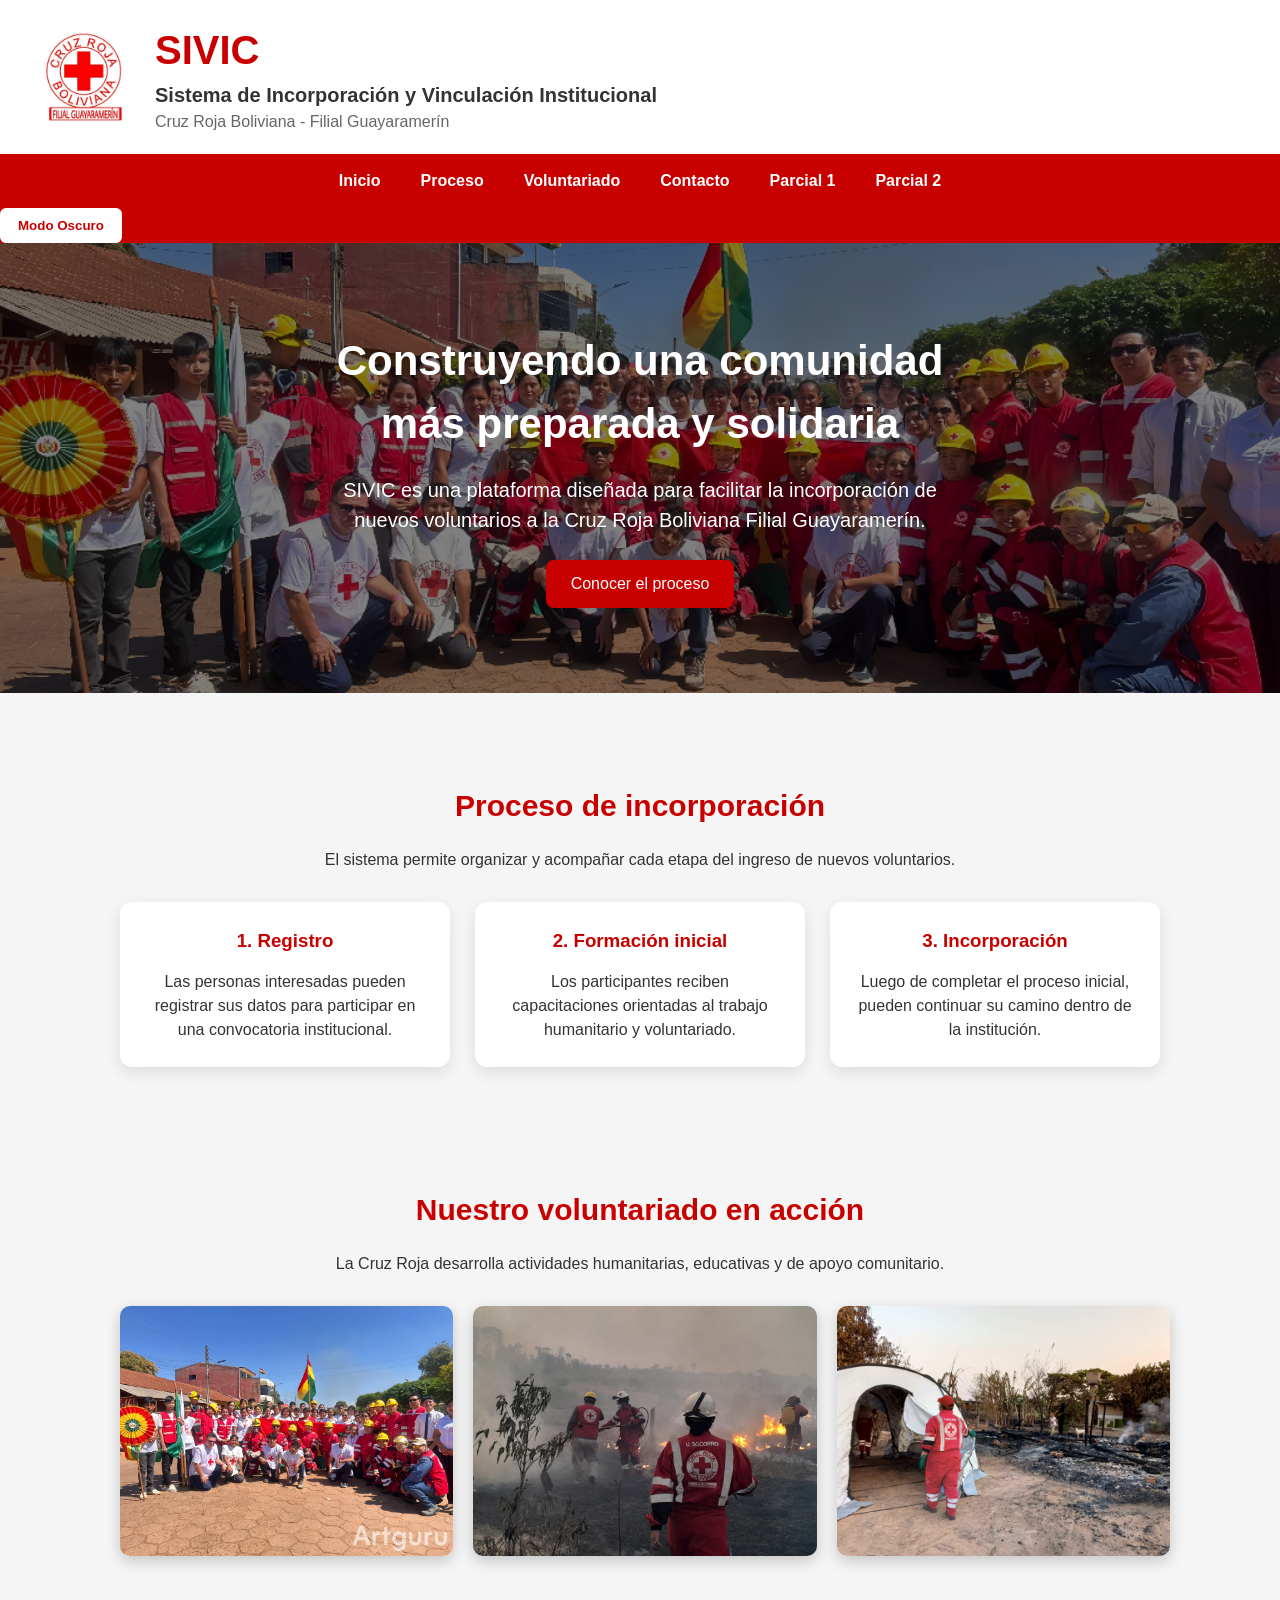
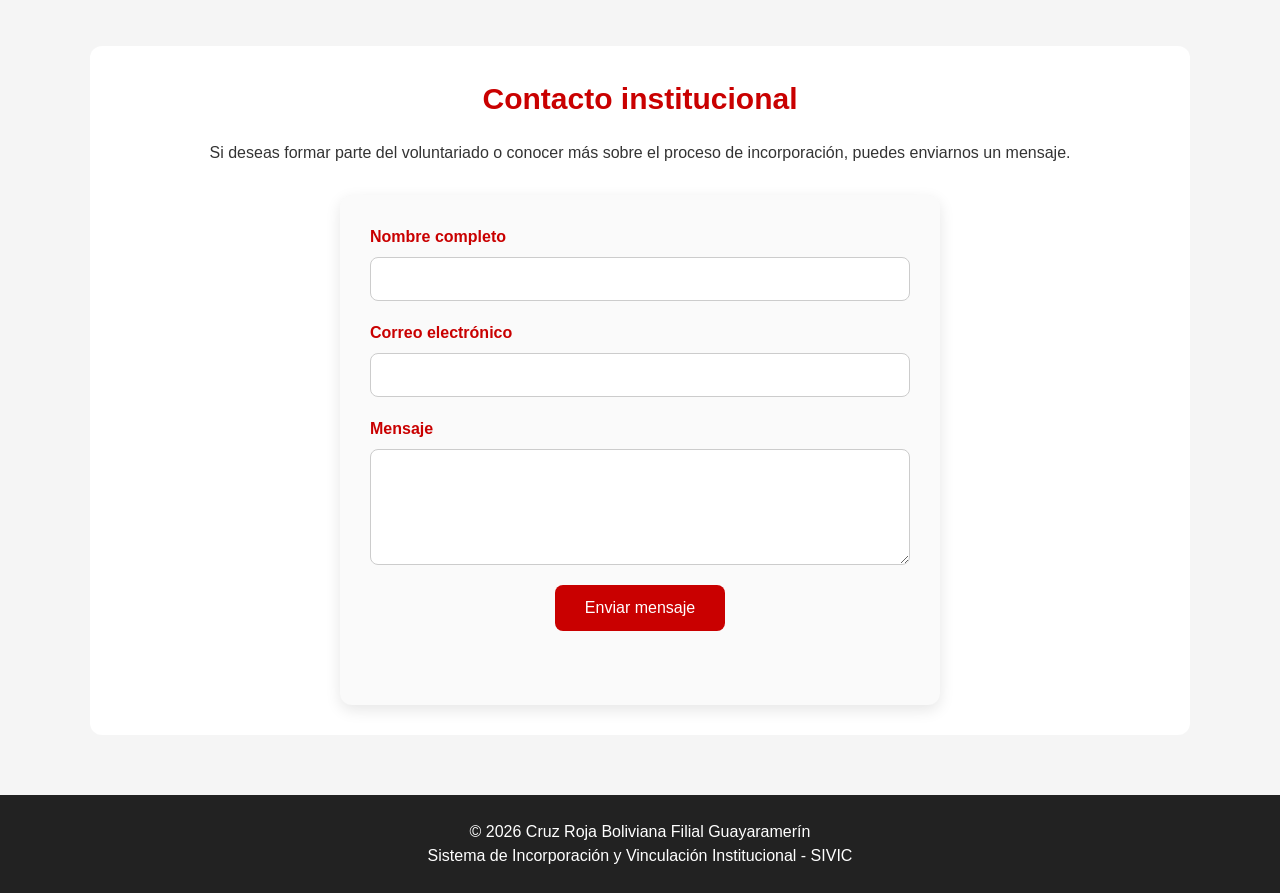
<file: index.html>
<!DOCTYPE html>
<html lang="es">
<head>
    <meta charset="UTF-8">
    <title>SIVIC - Sistema de Incorporación y Vinculación Institucional</title>
    <link rel="stylesheet" href="css/styles.css">
    <meta name="viewport" content="width=device-width, initial-scale=1.0">
</head>
<body>
<header class="header">
    <div class="header-container">
        <img src="assets/images/logo-cruz-roja.png" alt="Logo Cruz Roja Boliviana" class="logo">
        <div>
            <h1> SIVIC </h1>
            <p> Sistema de Incorporación y Vinculación Institucional </p>
            <span> Cruz Roja Boliviana - Filial Guayaramerín </span>
        </div>
    </div>
</header>
<nav class="navbar">
    <ul>
        <li> <a href="#inicio"> Inicio </a> </li>
        <li> <a href="#proceso"> Proceso </a> </li>
        <li> <a href="#voluntariado"> Voluntariado </a> </li>
        <li> <a href="#contacto"> Contacto </a> </li>
        <li> <a href="PARCIAL1/index.html"> Parcial 1 </a> </li>
        <li> <a href="PARCIAL2/index.html"> Parcial 2 </a> </li>
    </ul>
    <button id="btn-tema"> Modo Oscuro </button>
</nav>
<main>
<section class="hero" id="inicio">
    <div class="hero-content">
        <h2> Construyendo una comunidad más preparada y solidaria </h2>
        <p> SIVIC es una plataforma diseñada para facilitar la incorporación de nuevos voluntarios a la Cruz Roja Boliviana Filial Guayaramerín. </p>
        <a href="#proceso" class="btn"> Conocer el proceso </a>
    </div>
</section>
<section id="proceso" class="section">
    <h2> Proceso de incorporación </h2>
    <p> El sistema permite organizar y acompañar cada etapa del ingreso de nuevos voluntarios. </p>
    <div class="cards">
        <article class="card">
            <h3> 1. Registro </h3>
            <p> Las personas interesadas pueden registrar sus datos para participar en una convocatoria institucional. </p>
        </article>
        <article class="card">
            <h3> 2. Formación inicial </h3>
            <p> Los participantes reciben capacitaciones orientadas al trabajo humanitario y voluntariado. </p>
        </article>
        <article class="card">
            <h3> 3. Incorporación </h3>
            <p> Luego de completar el proceso inicial, pueden continuar su camino dentro de la institución. </p>
        </article>
    </div>
</section>
<section id="voluntariado" class="section">
    <h2> Nuestro voluntariado en acción </h2>
    <p> La Cruz Roja desarrolla actividades humanitarias, educativas y de apoyo comunitario. </p>
    <div class="gallery">
        <img src="assets/images/voluntarios1.png" alt="Voluntarios realizando actividades humanitarias" >
        <img src="assets/images/voluntarios2.jpg" alt="Equipo de voluntarios Cruz Roja" >
        <img src="assets/images/voluntarios3.jpg" alt="Voluntarios participando en actividades" >
    </div>
</section>
<section id="contacto" class="section contact">
    <h2> Contacto institucional </h2>
    <p> Si deseas formar parte del voluntariado o conocer más sobre el proceso de incorporación, puedes enviarnos un mensaje. </p>
    <form class="contact-form" novalidate>
        <div class="form-group">
            <label for="nombre"> Nombre completo </label>
            <input type="text" id="nombre" name="nombre" required>
        </div>
        <div class="form-group">
            <label for="correo"> Correo electrónico </label>
            <input type="email" id="correo" name="correo" required >
        </div> <div class="form-group">
            <label for="mensaje"> Mensaje </label>
            <textarea id="mensaje" name="mensaje" rows="5" required> </textarea>
        </div>
        <button type="submit"> Enviar mensaje </button>
        <p id="mensaje-formulario"></p>
    </form>
</section>
</main>
<footer>
    <p> © 2026 Cruz Roja Boliviana Filial Guayaramerín </p>
    <p> Sistema de Incorporación y Vinculación Institucional - SIVIC </p>
</footer>
    <script src="script.js"></script>
</body>
</html>
</file>
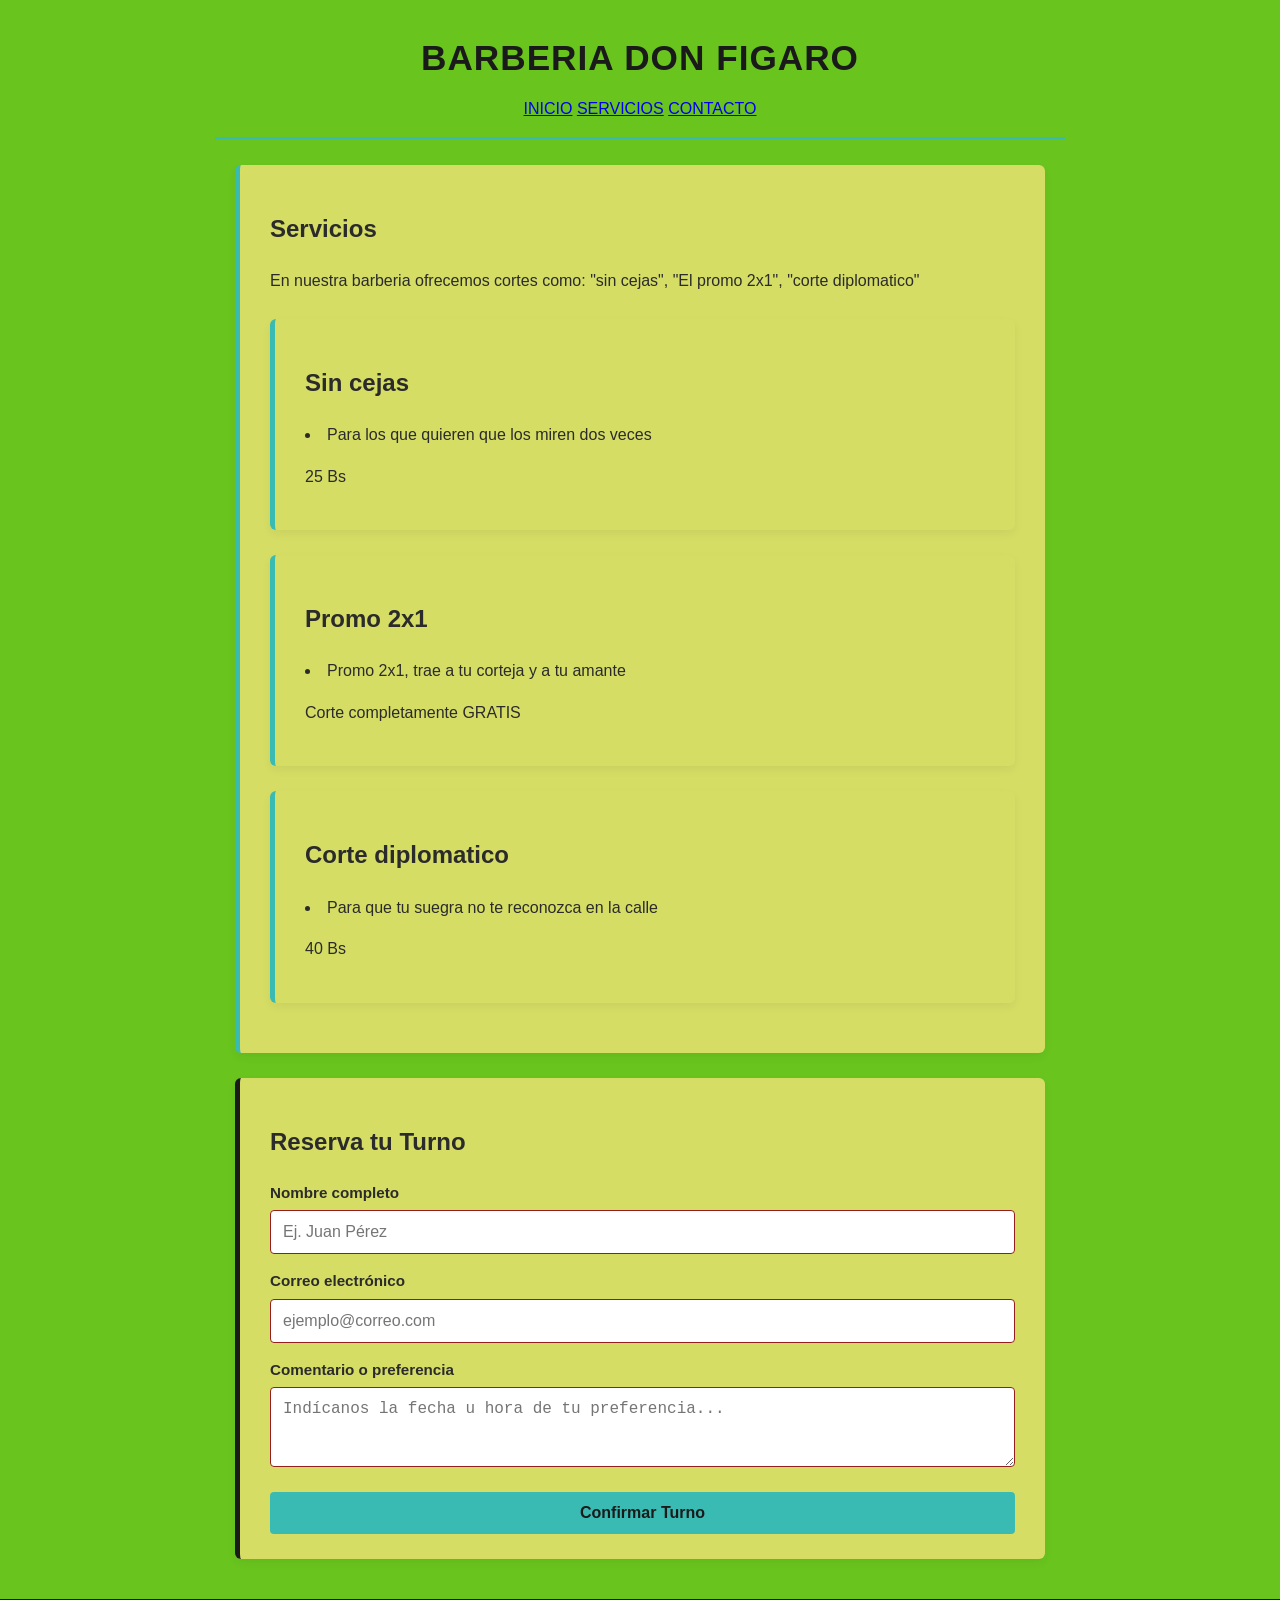
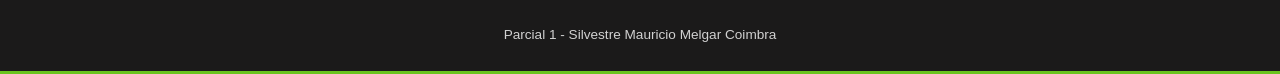
<file: PARCIAL1/index.html>
<!DOCTYPE html>
<html lang="es">
<head>
    <meta charset="UTF-8">
    <meta name="viewport" content="width=device-width, initial-scale=1.0">
    <title>Barberia Don Figaro</title>
    <link rel="stylesheet" href="styles.css">
</head>
<body>
    <header id="inicio" class="contenedor header-barberia">
        <h1>Barberia Don Figaro</h1>

        <nav class="menu">
            <a href="#inicio">INICIO</a>
            <a href="#servicios">SERVICIOS</a>
            <a href="#contacto">CONTACTO</a>
        </nav>
    </header>
    <main class="contenedor">
        <section id="servicios" class="tarjeta seccion-servicios">
            <h2>Servicios</h2>
            <p> En nuestra barberia ofrecemos cortes como: "sin cejas", "El promo 2x1", "corte diplomatico"</p>
            <section id="servicios" class="tarjeta seccion-servicios">
            <h2>Sin cejas</h2>
                <li><span>Para los que quieren que los miren dos veces</span> 
                <p>25 Bs</p>
        </section>
        <section id="servicios" class="tarjeta seccion-servicios">
            <h2>Promo 2x1</h2>
                <li><span>Promo 2x1, trae a tu corteja y a tu amante</span> 
                <p>Corte completamente GRATIS</p>
        </section>
        <section id="servicios" class="tarjeta seccion-servicios">
            <h2>Corte diplomatico</h2>
                <li><span>Para que tu suegra no te reconozca en la calle</span> 
                <p>40 Bs</p>
                
        </section>
        </section>
        <section id="contacto" class="tarjeta seccion-reserva">
            <h2>Reserva tu Turno</h2>
            <form id="form-reserva" action="#" method="POST">
                <div class="campo-form">
                    <label for="nombre">Nombre completo</label>
                    <input
                        type="text"
                        id="nombre"
                        name="nombre_cliente"
                        placeholder="Ej. Juan Pérez"
                        required
                    >
                </div>
                <div class="campo-form">
                    <label for="correo">Correo electrónico</label>
                    <input
                        type="email"
                        id="correo"
                        name="email_cliente"
                        placeholder="ejemplo@correo.com"
                        required
                    >
                </div>
                <div class="campo-form">
                    <label for="comentario">Comentario o preferencia</label>
                    <textarea 
                        id="comentario" 
                        name="comentario_cliente" 
                        rows="3" 
                        placeholder="Indícanos la fecha u hora de tu preferencia..."
                    ></textarea>
                </div>
                <button type="submit" id="btn-confirmar" class="btn-reserva">
                    Confirmar Turno
                </button>
            </form>
            <p id="mensaje" class="oculto mensaje-confirmacion"></p>
        </section>
    </main>
    <footer class="pie-pagina">
        <p>Parcial 1 - Silvestre Mauricio Melgar Coimbra</p>
    </footer>
    <script src="script.js"></script>
</body>
</html>
</file>
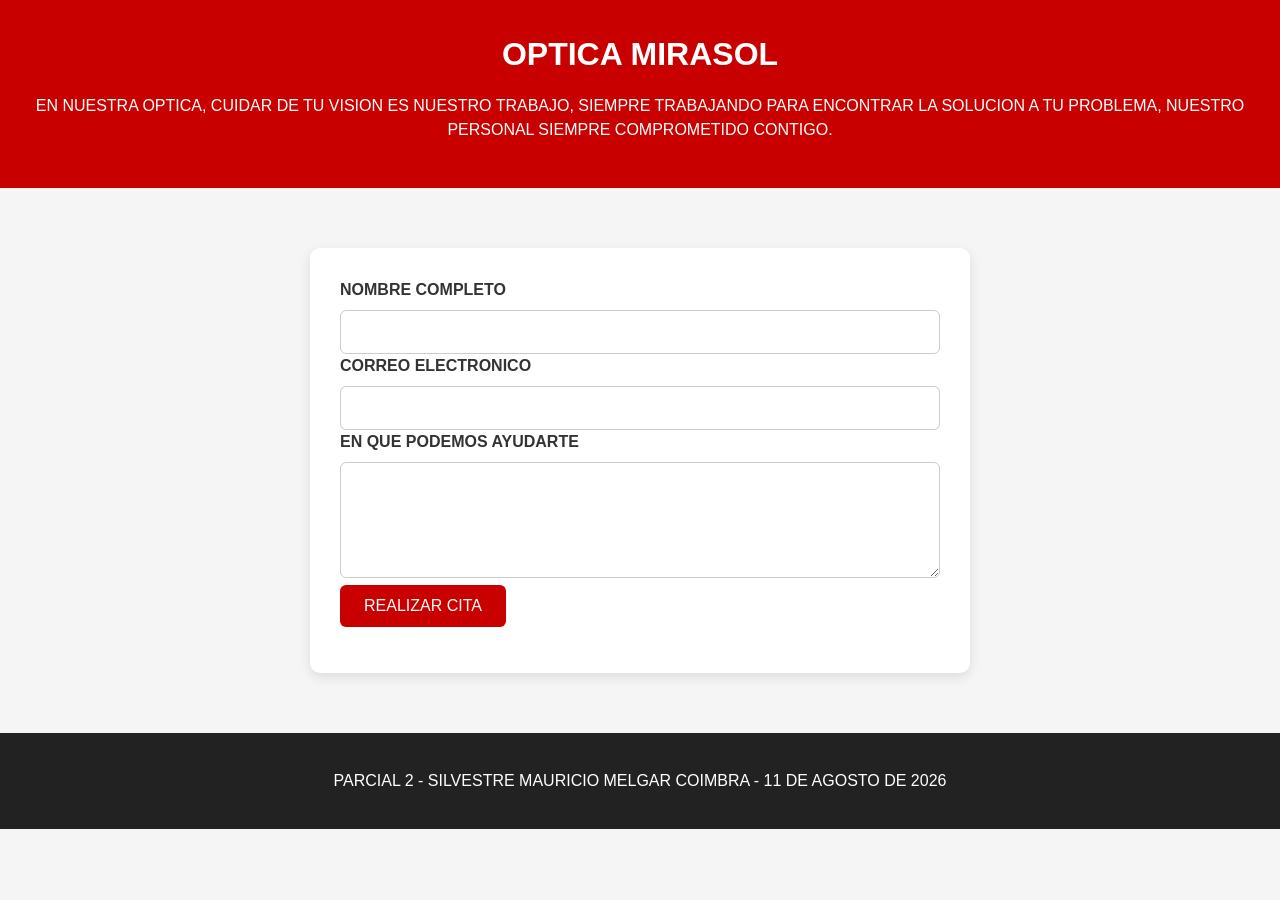
<file: PARCIAL2/index.html>
<!DOCTYPE html>
<html lang="es">
<head>
    <meta charset="UTF-8">
    <meta name="viewport" content="width=device-width, initial-scale=1.0">
    <title>OPTICA MIRASOL</title>
    <link rel="stylesheet" href="styles.css">
</head>
<body>
    <header>
        <h1>OPTICA MIRASOL</h1>
        <p> EN NUESTRA OPTICA, CUIDAR DE TU VISION ES NUESTRO TRABAJO, SIEMPRE TRABAJANDO PARA ENCONTRAR LA SOLUCION A TU PROBLEMA, NUESTRO PERSONAL SIEMPRE COMPROMETIDO CONTIGO.</p>
    </header>
    <main>
        <form id="form-cita" novalidate method="POST" action="procesar.php">
            <div>
                <label for="nombre">NOMBRE COMPLETO</label>
                <input type="text" id="NOMBRE" name="NOMBRE" required>
            </div>
            <div>
                <label for="CORREO">CORREO ELECTRONICO</label>
                <input type="EMAIL" id="CORREO" name="CORREO" required></div>
            <div>
                <label for="CONSULTA">EN QUE PODEMOS AYUDARTE</label>
                <textarea id="CONSULTA" name="CONSULTA" rows="5"></textarea>
            </div> <button type="submit">REALIZAR CITA</button>
            <p id="aviso-cita" class="AVISO"></p>
        </form>
    </main>
    <footer>
        <p>PARCIAL 2 - SILVESTRE MAURICIO MELGAR COIMBRA - 11 DE AGOSTO DE 2026</p>
    </footer>
    <script src="script.js"></script>
</body>
</html>
</file>
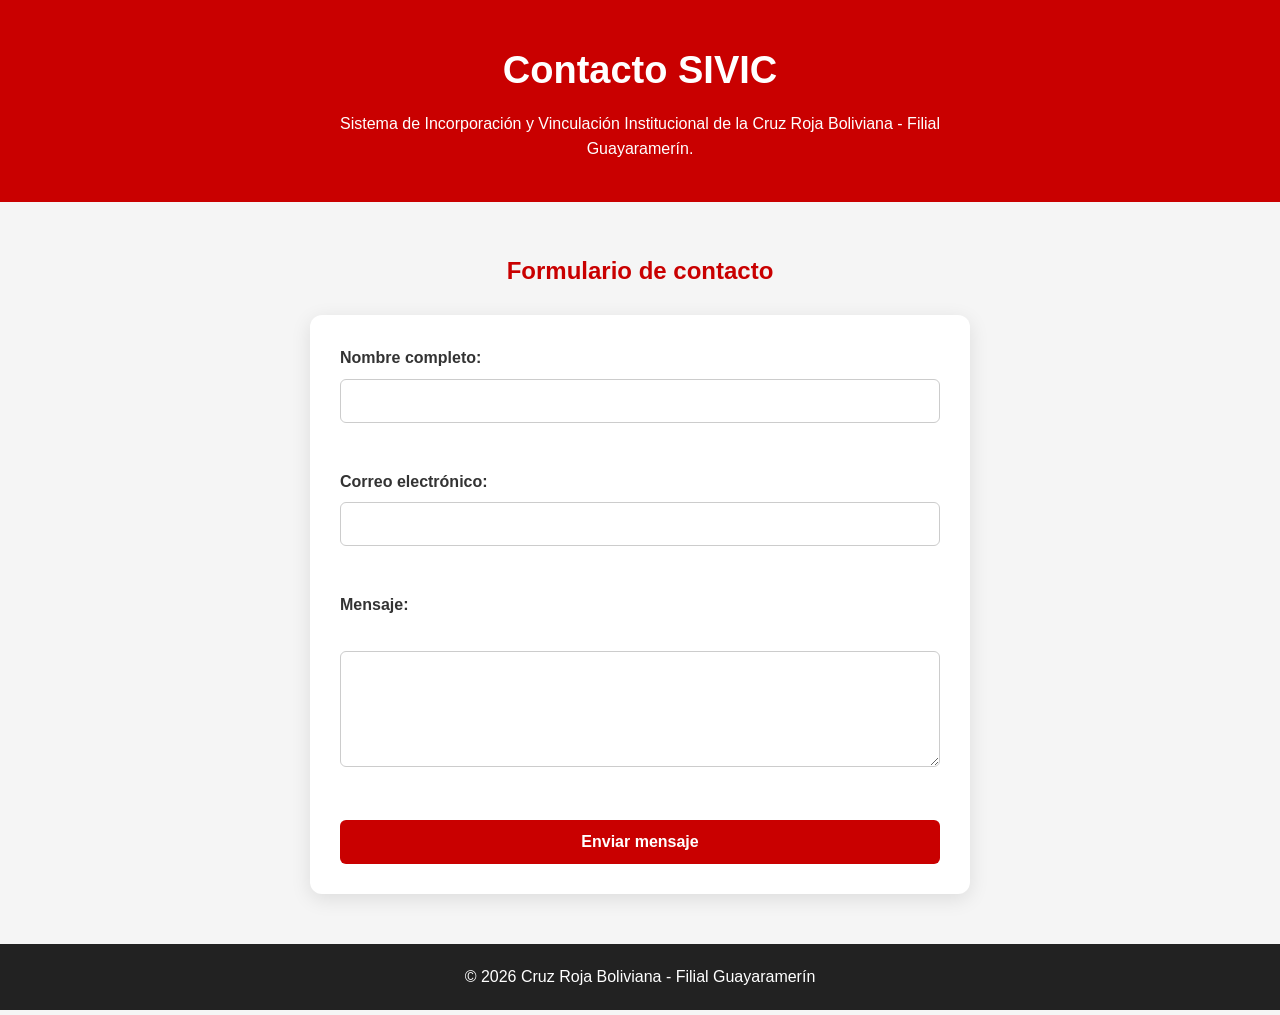
<file: php-practica/index.html>
<!DOCTYPE html>
<html lang="es">
<head>
    <meta charset="UTF-8">
    <meta name="viewport" content="width=device-width, initial-scale=1.0">
    <title>Práctica PHP - SIVIC</title>
    <link rel="stylesheet" href="styles.css">
</head>
<body>
    <header>
        <h1>Contacto SIVIC</h1>
        <p>
            Sistema de Incorporación y Vinculación Institucional
            de la Cruz Roja Boliviana - Filial Guayaramerín.
        </p>
    </header>
    <main>
        <h2>Formulario de contacto</h2>
        <form method="POST" action="procesar.php">
            <div>
                <label for="nombre">Nombre completo:</label>
                <input
                    type="text" id="nombre" name="nombre" required>
            </div>
            <br>
            <div>
                <label for="correo">Correo electrónico:</label>
                <input type="email" id="correo" name="correo" required>
            </div>
            <br>
            <div>
                <label for="mensaje">Mensaje:</label>
                <br>
                <textarea id="mensaje" name="mensaje" rows="5" required ></textarea>
            </div>
            <br>
            <button type="submit">Enviar mensaje</button>
        </form>
    </main>
    <footer>
        <p>
            © 2026 Cruz Roja Boliviana - Filial Guayaramerín
        </p>
    </footer>
</body>
</html>
</file>
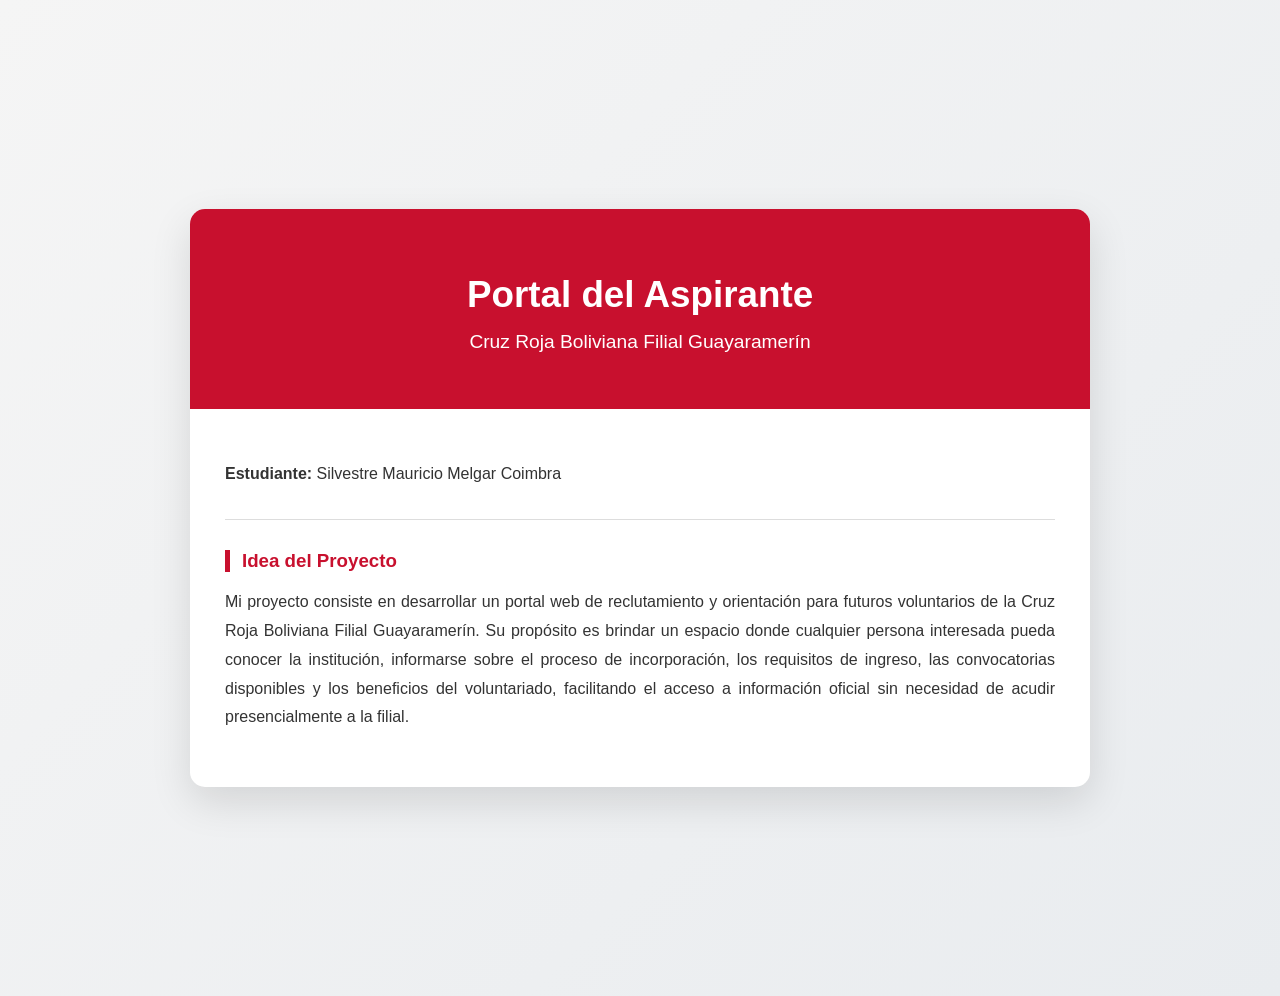
<file: Camino_al_Voluntariado.html>
<!DOCTYPE html>
<html lang="es">
<head>
    <meta charset="UTF-8">
    <meta name="viewport" content="width=device-width, initial-scale=1.0">

    <title>Portal del Aspirante | Cruz Roja Boliviana Filial Guayaramerín</title>

    <link rel="stylesheet" href="styles.css">
</head>

<body>

    <div class="container">

        <header>
            <h1>Portal del Aspirante</h1>
            <h2>Cruz Roja Boliviana Filial Guayaramerín</h2>
        </header>

        <main>

            <p><strong>Estudiante:</strong> Silvestre Mauricio Melgar Coimbra</p>

            <hr>

            <section>

                <h3>Idea del Proyecto</h3>

                <p>
                    Mi proyecto consiste en desarrollar un portal web de reclutamiento y orientación para
                    futuros voluntarios de la Cruz Roja Boliviana Filial Guayaramerín.
                    Su propósito es brindar un espacio donde cualquier persona interesada pueda conocer la
                    institución, informarse sobre el proceso de incorporación, los requisitos de ingreso,
                    las convocatorias disponibles y los beneficios del voluntariado, facilitando el acceso
                    a información oficial sin necesidad de acudir presencialmente a la filial.
                </p>

            </section>

        </main>

    </div>

</body>
</html>
</file>
<file: css/styles.css>
*{
    margin:0;
    padding:0;
    box-sizing:border-box;

}
body{
    font-family: Arial, Helvetica, sans-serif;
    font-size:16px;
    line-height:1.5;
    background:#f5f5f5;
    color:#333;
}
.header{
    background:white;
    padding:20px;
}
.header-container{
    max-width:1200px;
    margin:auto;
    display:flex;
    align-items:center;
    gap:25px;
}
.logo{
    width:90px;
}
.header h1{
    color:#c90000;
    font-size:40px;
}
.header p{
    font-size:20px;
    font-weight:bold;
}
.header span{
    color:#666;
}
.navbar{
    background:#c90000;
}
#btn-tema{
    background:white;
    color:#c90000;
    border:none;
    padding:10px 18px;
    border-radius:6px;
    cursor:pointer;
    font-weight:bold;
}
#btn-tema:hover{
    background:#eeeeee;
}
.navbar ul{
    list-style:none;
    display:flex;
    justify-content:center;
    gap:40px;
    padding:15px;
}
.navbar a{
    color:white;
    text-decoration:none;
    font-weight:bold;
}
.navbar a:hover{
    text-decoration:underline;
}
.hero{
    height:450px;
    background:
    linear-gradient(
        rgba(0,0,0,.5),
        rgba(0,0,0,.5)
    ),
    url("../assets/images/voluntarios1.png");
    background-size:cover;
    background-position:center;
    display:flex;
    align-items:center;
    justify-content:center;
    text-align:center;
    color:white;
}
.hero-content{
    max-width:700px;
    padding:20px;
}
.hero h2{
    font-size:42px;
    margin-bottom:20px;
}
.hero p{
    font-size:20px;
}
.btn{
    display:inline-block;
    margin-top:25px;
    background:#c90000;
    color:white;
    padding:12px 25px;
    border-radius:8px;
    text-decoration:none;
    transition:.3s;
}
.btn:hover{
    background:#990000;
}
.section{
    max-width:1100px;
    margin:60px auto;
    padding:30px;
    text-align:center;
}
.section h2{
    color:#c90000;
    margin-bottom:20px;
    font-size:30px;
}
.cards{
    display:flex;
    gap:25px;
    margin-top:30px;
}
.card{
    background:white;
    padding:25px;
    border-radius:12px;
    box-shadow:0 5px 15px rgba(0,0,0,.1);
    flex:1;
    transition:.3s;
}
.card:hover{
    transform:translateY(-5px);
}
.card h3{
    color:#c90000;
    margin-bottom:15px;
}
.gallery{
    display:flex;
    gap:20px;
    margin-top:30px;
}
.gallery img{
    width:33%;
    height:250px;
    object-fit:cover;
    border-radius:10px;
    box-shadow:0 5px 15px rgba(0,0,0,.2);
}
.contact{
    background:white;
    border-radius:12px;
}
.contact-form{
    max-width:600px;
    margin:30px auto 0;
    padding:30px;
    background:#fafafa;
    border-radius:12px;
    box-shadow:0 5px 15px rgba(0,0,0,.1);

}
.form-group{
    display:flex;
    flex-direction:column;
    text-align:left;
    margin-bottom:20px;
}
.form-group label{
    font-weight:bold;
    margin-bottom:8px;
    color:#c90000;
}
.form-group input,
.form-group textarea{
    width:100%;
    padding:12px;
    border:1px solid #ccc;
    border-radius:8px;
    font-family:Arial, Helvetica, sans-serif;
    font-size:16px;
}
.form-group input:focus,
.form-group textarea:focus{
    outline:none;
    border-color:#c90000;
}
.form-group textarea{
    resize:vertical;
}
.contact-form button{
    background:#c90000;
    color:white;
    border:none;
    padding:14px 30px;
    border-radius:8px;
    font-size:16px;
    cursor:pointer;
    transition:.3s;
}
.contact-form button:hover{
    background:#990000;
}
footer{
    background:#222;
    color:white;
    text-align:center;
    padding:25px;
    margin-top:50px;
}
@media(max-width:768px){
    .cards,
    .gallery{flex-direction:column;}
    .gallery img{width:100%;}
    .header-container{flex-direction: column; text-align:center;}
    .navbar ul{flex-direction: column; align-items:center; gap:15px;}
    .section{padding: 20px;}
    .hero{padding: 20px;}
    .hero h2{font-size:30px;}
    .hero p{font-size:16px;}
}
.modo-oscuro{
    background:#121212;
    color:#f5f5f5;
}
.modo-oscuro .header{
    background:#1e1e1e;
}
.modo-oscuro .navbar{
    background:#111;
}
.modo-oscuro .section{
    color:white;
}
.modo-oscuro .card{
    background:#2c2c2c;
    color:white;
}
.modo-oscuro .contact{
    background:#2c2c2c;
}
.modo-oscuro .contact-form{
    background:#1f1f1f;
}
.modo-oscuro input,
.modo-oscuro textarea{
    background:#333;
    color:white;
    border:1px solid #555;
}
.modo-oscuro footer{
    background:black;
}

#mensaje-formulario{
    margin-top:20px;
    padding:12px;
    border-radius:8px;
    font-weight:bold;
}
#mensaje-formulario.error{
    color:#a00000;
    background:#ffe5e5;
}
#mensaje-formulario.exito{
    color:#087a2b;
    background:#e3f8e9;
}
</file>
<file: PARCIAL1/styles.css>
:root {
    --barber-black: #1b1a1a;
    --barber-gold: #39bbb4;
    --barber-gold-dark: #111111; 
    --barber-cream: #69c41e;
    --bg-seccion: #d5dd65;
    --texto-oscuro: #2b2b2b;
    --borde-suave: #971e1e;
}
* {
    box-sizing: border-box;
}
body {
    font-family: 'Segoe UI', Tahoma, Geneva, Verdana, sans-serif;
    line-height: 1.6;
    margin: 0;
    padding: 0;
    background-color: var(--barber-cream);
    color: var(--texto-oscuro);
}
.contenedor {
    max-width: 850px;
    margin: 0 auto;
    padding: 0 20px;
}
.header-barberia {
    text-align: center;
    padding: 30px 0 15px;
    border-bottom: 3px solid var(--barber-gold);
}
.header-barberia h1 {
    font-size: 2.2rem;
    color: var(--barber-black);
    margin: 0 0 10px 0;
    text-transform: uppercase;
    letter-spacing: 1px;
}
.menu-principal {
    display: flex;
    justify-content: center;
    gap: 20px;
    margin-top: 15px;
}
.menu-principal a {
    text-decoration: none;
    color: var(--barber-black);
    font-weight: 600;
    font-size: 1.05rem;
    padding: 5px 10px;
    transition: all 0.25s ease-in-out;
}
.menu-principal a:hover {
    color: var(--barber-gold-dark);
    border-bottom: 2px solid var(--barber-gold);
}
.tarjeta {
    background: var(--bg-seccion);
    padding: 25px 30px;
    margin: 25px 0;
    border-radius: 6px;
    box-shadow: 0 4px 10px rgba(0, 0, 0, 0.05);
}
.seccion-servicios {
    border-left: 5px solid var(--barber-gold);
}
.seccion-reserva {
    border-left: 5px solid var(--barber-black);
}
.lista-precios {
    list-style: none;
    padding: 0;
    margin-top: 15px;
}
.lista-precios li {
    padding: 10px 0;
    border-bottom: 1px dashed var(--borde-suave);
    display: flex;
    justify-content: space-between;
}
.lista-precios li:last-child {
    border-bottom: none;
}
#form-reserva {
    display: flex;
    flex-direction: column;
    gap: 15px;
}
.campo-form {
    display: flex;
    flex-direction: column;
    gap: 5px;
}
.campo-form label {
    font-weight: 600;
    font-size: 0.95rem;
}
input,
textarea {
    padding: 12px;
    border: 1px solid var(--borde-suave);
    border-radius: 4px;
    font-size: 1rem;
}
input:focus,
textarea:focus {
    outline: none;
    border-color: var(--barber-gold);
}
.btn-reserva {
    margin-top: 10px;
    padding: 12px 24px;
    background-color: var(--barber-gold);
    color: var(--barber-black);
    font-weight: bold;
    font-size: 1rem;
    border: none;
    border-radius: 4px;
    cursor: pointer;
    transition: background-color 0.2s;
}
.btn-reserva:hover {
    background-color: var(--barber-gold-dark);
    color: #ffffff;
}
.mensaje-confirmacion {
    margin-top: 15px;
    padding: 12px;
    background-color: #8dc523;
    border: 1px solid #c8e6c9;
    color: #2e7d32;
    border-radius: 4px;
}
.oculto {
    display: none;
}
.pie-pagina {
    text-align: center;
    padding: 25px 0;
    background-color: var(--barber-black);
    color: #ffffff;
    margin-top: 40px;
}
.pie-pagina p {
    margin: 0;
    font-size: 0.85rem;
    opacity: 0.8;
}
@media screen and (max-width: 600px) {
    .menu-principal {
        flex-direction: column;
        align-items: center;
        gap: 10px;
    }
    
    .tarjeta {
        padding: 15px;
    }
}
</file>
<file: PARCIAL2/styles.css>
*{
    box-sizing: border-box;
}
body {
    margin: 0;
    font-family: Arial, Helvetica, sans-serif;
    background-color: #f5f5f5;
    color: #333;
    line-height: 1.5;
}
header {
    background-color: #c90000;
    color: white;
    text-align: center;
    padding: 30px 20px;
}
header h1 {
    margin: 0;
}
main {
    max-width: 700px;
    margin: 40px auto;
    padding: 20px;
}
form {
    background-color: white;
    padding: 30px;
    border-radius: 10px;
    box-shadow: 0 4px 12px rgba(0, 0, 0, 0.1);
}
.form-group {
    margin-bottom: 20px;
}
label {
    display: block;
    margin-bottom: 8px;
    font-weight: bold;
}
input,
textarea {
    width: 100%;
    padding: 12px;
    border: 1px solid #ccc;
    border-radius: 6px;
    font-family: Arial, Helvetica, sans-serif;
    font-size: 16px;
}
textarea {
    resize: vertical;
}
button {
    background-color: #c90000;
    color: white;
    border: none;
    padding: 12px 24px;
    border-radius: 6px;
    font-size: 16px;
    cursor: pointer;
}
button:hover {
    background-color: #a80000;
}
.aviso {
    display: none;
}
.aviso.error {
    display: block;
    color: #b00020;
}
.aviso.exito {
    display: block;
    color: #1b7f3b;
}
footer {
    background-color: #222;
    color: white;
    text-align: center;
    padding: 20px;
    margin-top: 40px;
}
@media (max-width: 600px) {
    main {
        margin: 20px auto;
        padding: 15px;
    }
    form {
        padding: 20px;
    }
    input,
    textarea {
        font-size: 16px;
    }
}
</file>
<file: php-practica/styles.css>
* {
    margin: 0;
    padding: 0;
    box-sizing: border-box;
}
body {
    font-family: Arial, Helvetica, sans-serif;
    background: #f5f5f5;
    color: #333;
    line-height: 1.6;
}
header {
    background: #c90000;
    color: white;
    text-align: center;
    padding: 40px 20px;
}
header h1 {
    font-size: 38px;
    margin-bottom: 10px;
}
header p {
    max-width: 700px;
    margin: auto;
}
main {
    max-width: 700px;
    margin: 50px auto;
    padding: 0 20px;
}
main h2 {
    text-align: center;
    color: #c90000;
    margin-bottom: 25px;
}
form {
    background: white;
    padding: 30px;
    border-radius: 12px;
    box-shadow: 0 5px 20px rgba(0, 0, 0, 0.1);
}
form div {
    margin-bottom: 20px;
}
label {
    display: block;
    font-weight: bold;
    margin-bottom: 8px;
}
input,
textarea {
    width: 100%;
    padding: 12px;
    border: 1px solid #ccc;
    border-radius: 6px;
    font-size: 16px;
}
textarea {
    resize: vertical;
}
button {
    width: 100%;
    padding: 13px;
    background: #c90000;
    color: white;
    border: none;
    border-radius: 6px;
    font-size: 16px;
    font-weight: bold;
    cursor: pointer;
}

button:hover {
    background: #a80000;
}

footer {
    text-align: center;
    background: #222;
    color: white;
    padding: 20px;
    margin-top: 50px;
}
</file>
<file: styles.css>
{
    margin: 0;
    padding: 0;
    box-sizing: border-box;
}
body {
    font-family: "Segoe UI", Tahoma, Geneva, Verdana, sans-serif;
    background: linear-gradient(135deg, #f5f5f5, #e9ecef);
    color: #333;
    min-height: 100vh;
    display: flex;
    justify-content: center;
    align-items: center;
    padding: 40px;
}
.container {
    width: 100%;
    max-width: 900px;
    background: #ffffff;
    border-radius: 15px;
    overflow: hidden;
    box-shadow: 0 15px 40px rgba(0,0,0,.12);
}
header {
    background: #c8102e;
    color: white;
    text-align: center;
    padding: 40px;
}

header h1 {
    font-size: 2.3rem;
    margin-bottom: 10px;
}

header h2 {
    font-size: 1.2rem;
    font-weight: 300;
}
main {
    padding: 35px;
}

main p {
    line-height: 1.8;
    text-align: justify;
    margin-bottom: 20px;
}
h3 {
    color: #c8102e;
    margin-bottom: 15px;
    border-left: 5px solid #c8102e;
    padding-left: 12px;
}
.info {
    background: #f8f9fa;
    padding: 15px 20px;
    border-left: 5px solid #c8102e;
    border-radius: 8px;
    margin-bottom: 30px;
}
.info strong {
    color: #c8102e;
}
hr {
    border: none;
    border-top: 1px solid #ddd;
    margin: 30px 0;
}
</file>
